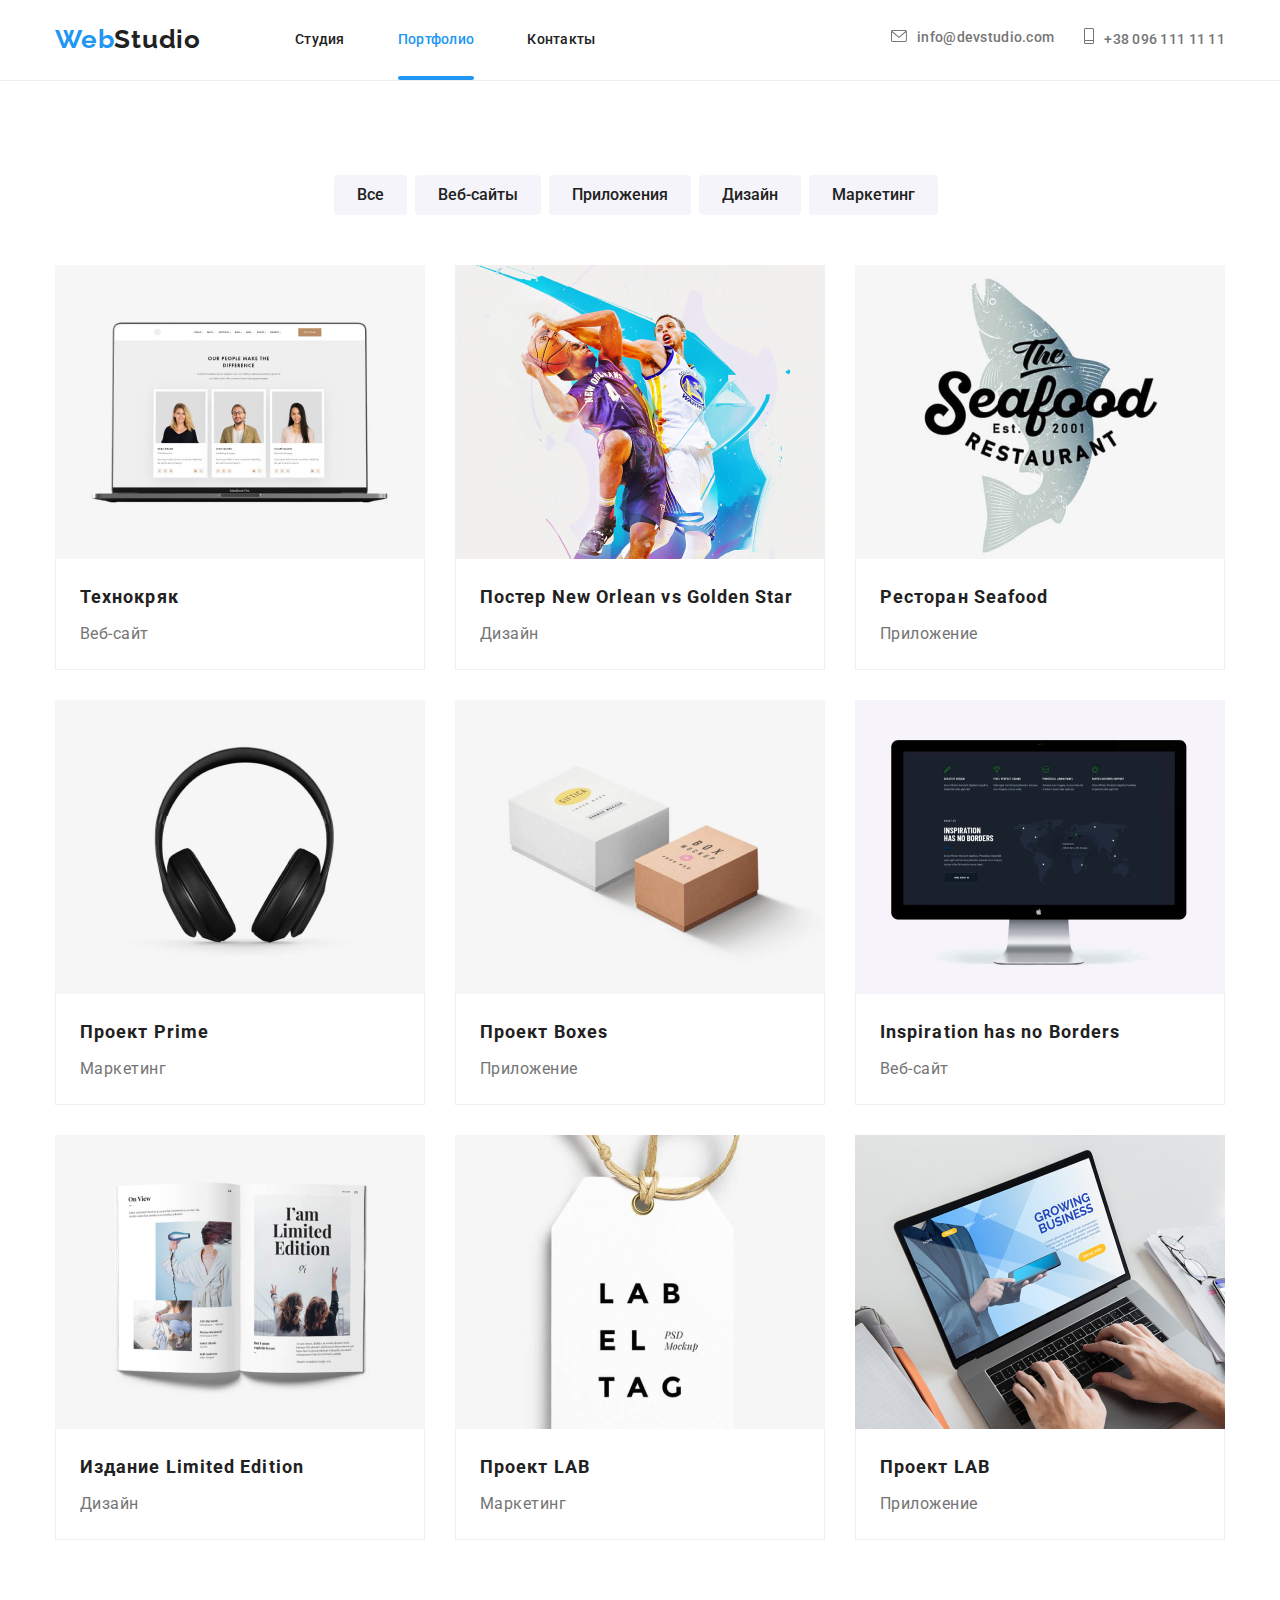
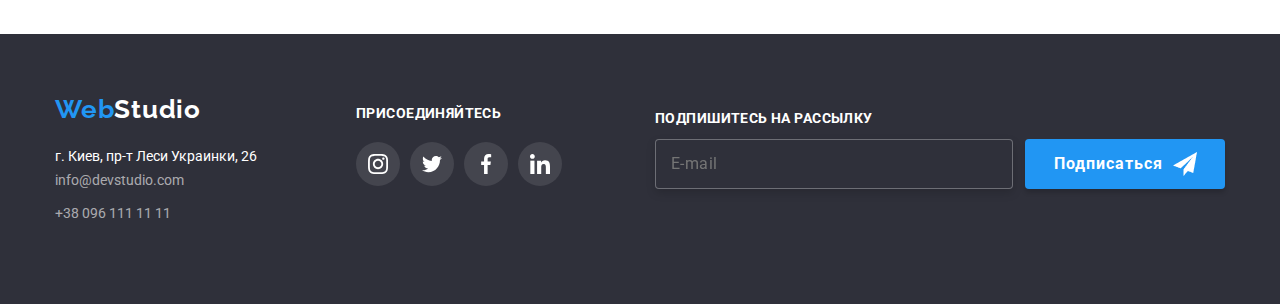
<file: portfolio.html>
<!DOCTYPE html>
<html lang="en">
<head>
    <meta charset="UTF-8">
    <meta name="viewport" content="width=device-width, initial-scale=1.0">
    <title>HW-07</title>
    <link rel="stylesheet" href="https://cdnjs.cloudflare.com/ajax/libs/modern-normalize/1.0.0/modern-normalize.min.css">
     <link href="https://fonts.googleapis.com/css2?family=Raleway:wght@700&family=Roboto:wght@400;500;700;900&display=swap"
            rel="stylesheet">
    <link rel="stylesheet" href="https://cdnjs.cloudflare.com/ajax/libs/animate.css/4.1.1/animate.min.css" />
    <!-- <link rel="stylesheet" href="./css/styles.css">  -->
    <link rel="stylesheet" href="./css/portfolio.min.css">
</head>
<body>
  <!--Шапка второй страницы-->
  <header class="header">
    <div class="container container-main">
        <nav class="main-nav">
            <a class="page-logo link" href="./index.html"><span class="logo-color link">Web</span>Studio</a>
            <!--Навигация на другие страницы-->
            <ul class="site-nav">
                <li class="item"><a class="link menu-link" href="./index.html">Студия</a></li>
                <li class="item"><a class="link menu-link current" href="./portfolio.html">Портфолио</a></li>
                <li class="item"><a class="link menu-link" href="">Контакты</a></li>
            </ul>
        </nav>
    <!--Контакты-->
    <ul class="contact-nav">
        <li class="contact-item">
            <a href="mailto:info@devstudio.com" class="link">
                <svg class="contact-item-svg-envelope" width="16" height="12">
                    <use href="./img/sprite.svg.svg#icon-envelope"></use>
                </svg>info@devstudio.com
            </a>
        </li>
        <li class="contact-item">
            <a href="tel:+380961111111" class="link">
                <svg class="contact-item-svg-Mobile" width="10" height="15">
                    <use href="./img/sprite.svg.svg#icon-Mobile"></use>
                </svg>+38 096 111 11 11
            </a>   
        </li>
    </ul>             
   </div>
</header>
<main>
    <!--Герой Портфолио-->
    <section class="portfolio">
        <div class="container">
        <!--<h1>Портфолио</h1>-->
        <ul class="button-list">
            <li><button type="button" class="button-nav">Все</button></li>
            <li><button type="button" class="button-nav">Веб-сайты</button></li> <!--радио-кнопки-->
            <li><button type="button" class="button-nav">Приложения</button></li>
            <li><button type="button" class="button-nav">Дизайн</button></li>
            <li><button type="button" class="button-nav">Маркетинг</button></li>
        </ul>
        </div>  
        <div class="container" class="carts">
        <ul class="project-list">
            <li class="project-list-item">
                <a href="" class="project-list-item-link link">
                    <div class="project-list-overlay">
                            <img src="./img/img(7).jpg" alt="Экран планшета">
                        <p class="overlay">
                            Технокряк это современная площадка распространения
                            коронавируса. Компании используют эту платформу для
                            цифрового шпионажа и атак на защищённые сервера конкурентов.
                        </p>
                    </div>
                    <div class="border">
                        <h3 class="img-title">Технокряк</h3>
                        <p class="img-text">Веб-сайт</p>
                    </div>
                </a>
            </li>
            <li class="project-list-item">
                    <a href="" class="project-list-item-link link">
                    <div class="project-list-overlay">
                        <img src="./img/img(8).jpg" alt="Два баскетболиста">
                        <p class="overlay">
                            Технокряк это современная площадка распространения
                            коронавируса. Компании используют эту платформу для
                            цифрового шпионажа и атак на защищённые сервера конкурентов.
                        </p>
                    </div>
                    <div class="border">
                        <h3 class="img-title">Постер New Orlean vs Golden Star</h3>
                        <p class="img-text">Дизайн</p>
                    </div>
                </a>
            </li>
            <li class="project-list-item">
                    <a href="" class="project-list-item-link link">
                    <div class="project-list-overlay">
                        <img src="./img/img(9).jpg" alt="Рыба">
                        <p class="overlay">
                            Технокряк это современная площадка распространения
                            коронавируса. Компании используют эту платформу для
                            цифрового шпионажа и атак на защищённые сервера конкурентов.
                        </p>
                    </div>
                    <div class="border">
                        <h3 class="img-title">Ресторан Seafood</h3>
                        <p class="img-text">Приложение</p>
                    </div>
                </a>
            </li>
            <li class="project-list-item">
                    <a href="" class="project-list-item-link link">
                    <div class="project-list-overlay">
                        <img src="./img/img(10).jpg" alt="Наушники">
                        <p class="overlay">
                            Технокряк это современная площадка распространения
                            коронавируса. Компании используют эту платформу для
                            цифрового шпионажа и атак на защищённые сервера конкурентов.
                        </p>
                    </div>
                    <div class="border">
                        <h3 class="img-title">Проект Prime</h3>
                        <p class="img-text">Маркетинг</p>
                    </div>
                </a>
            </li>
            <li class="project-list-item">
                <a href="" class="project-list-item-link link">
                    <div class="project-list-overlay">
                        <img src="./img/img(11).jpg" alt="Две маленькие коробки">
                        <p class="overlay">
                            Технокряк это современная площадка распространения
                            коронавируса. Компании используют эту платформу для
                            цифрового шпионажа и атак на защищённые сервера конкурентов.
                        </p>
                    </div>
                    <div class="border">
                        <h3 class="img-title">Проект Boxes</h3>
                        <p class="img-text">Приложение</p>
                    </div>
                </a>
            </li>
            <li class="project-list-item">
                <a href="" class="project-list-item-link link">
                    <div class="project-list-overlay">
                        <img src="./img/img(12).jpg" alt="Компьютер">
                        <p class="overlay">
                            Технокряк это современная площадка распространения
                            коронавируса. Компании используют эту платформу для
                            цифрового шпионажа и атак на защищённые сервера конкурентов.
                        </p>
                    </div>
                    <div class="border">
                        <h3 class="img-title">Inspiration has no Borders</h3>
                        <p class="img-text">Веб-сайт</p>
                    </div>
                </a>
            </li>
            <li class="project-list-item">
                <a href="" class="project-list-item-link link">
                    <div class="project-list-overlay">
                        <img src="./img/img(13).jpg" alt="Журнал">
                        <p class="overlay">
                            Технокряк это современная площадка распространения
                            коронавируса. Компании используют эту платформу для
                            цифрового шпионажа и атак на защищённые сервера конкурентов.
                        </p>
                    </div>
                    <div class="border">
                        <h3 class="img-title">Издание Limited Edition</h3>
                        <p class="img-text">Дизайн</p>
                    </div>
                </a>
            </li>
            <li class="project-list-item">
                <a href="" class="project-list-item-link link">
                    <div class="project-list-overlay">
                        <img src="./img/img(14).jpg" alt="Этикетка">
                        <p class="overlay">
                            Технокряк это современная площадка распространения
                            коронавируса. Компании используют эту платформу для
                            цифрового шпионажа и атак на защищённые сервера конкурентов.
                        </p>
                    </div>
                    <div class="border">
                        <h3 class="img-title">Проект LAB</h3>
                        <p class="img-text">Маркетинг</p>
                    </div>
                </a>
            </li>
            <li class="project-list-item">
                <a href="" class="project-list-item-link link">
                    <div class="project-list-overlay">
                        <img src="./img/img(15).jpg" alt="Планшет">
                        <p class="overlay">
                            Технокряк это современная площадка распространения
                            коронавируса. Компании используют эту платформу для
                            цифрового шпионажа и атак на защищённые сервера конкурентов.
                        </p>
                    </div>
                    <div class="border">
                        <h3 class="img-title">Проект LAB</h3>
                        <p class="img-text">Приложение</p>
                    </div>
                </a>
            </li>
        </ul>
        </div>
    </section>
</main>
    <!--ФУТЕР-->
    <footer class="footer-title">
    <div class="container footer-box">
       <!--ФУТЕР-ЛОГО--> 
       <div class="footer-left">
        <a class="footer-logo link" href="./index.html"><span class="logo-color link">Web</span>Studio</a>            
        <address class="footer-address">
        <ul>
            <li>
             <a class="footer-address link" href="https://goo.gl/maps/4SZ75eNTT2xGDw7dA">г. Киев, пр-т Леси Украинки, 26</a>
            </li>
            <li><a class="footer-nav link" href="mailto:info@devstudio.com">info@devstudio.com</a></li>
            <li><a class="footer-nav link" href="tel:+380961111111">+38 096 111 11 11</a></li>
        </ul>
        </address>
       </div>

        <div class="footer-center">
            <p class="join">Присоединяйтесь</p>
            <ul class="social-list list">
                <li class="social-list-item">
                    <a href="#" class="social-list-link"> 
                        <svg class="social-list-svg">
                            <use href="./img/sprite.svg.svg#icon-instagram"></use>
                        </svg> 
                    </a> 
                </li>
                <li class="social-list-item">
                    <a href="#" class="social-list-link">
                        <svg class="social-list-svg">
                            <use href="./img/sprite.svg.svg#icon-twitter"></use>
                        </svg>  
                    </a>           
                </li>
                <li class="social-list-item">
                    <a href="#" class="social-list-link">
                        <svg class="social-list-svg">
                            <use href="./img/sprite.svg.svg#icon-facebook"></use>
                        </svg>
                    </a>                  
                </li>
                <li class="social-list-item">
                    <a href="#" class="social-list-link">   
                        <svg class="social-list-svg">
                            <use href="./img/sprite.svg.svg#icon-linkedin"></use>
                        </svg>
                    </a>    
                </li>
            </ul>  
        </div>
        <!--ПОДПИШИТЕCЬ-->
        <div class="footer-mail">
            <form></form>
            <p class="footer-social-title">Подпишитесь на рассылку</p>
            <div class="footer-mail-box">
                <input class="footer-mail-input" type="email" name="mail" id="footer-mail" placeholder="E-mail" />
                <button type="button" class="footer-mail-btn">Подписаться</button>
            </div>
            </form>
        </div>
    <!-- </div> -->
    </div>
    </footer>
    <script src="./js/mobile-menu.js"></script>
</body>
</html>
</file>
<file: css/styles.css>
html {
  box-sizing: border-box;
}

*,
*::before,
*::after {
  box-sizing: inherit;
}

:root {
  --primary-text-color: #757575; /* оcновной главный*/
  --title-text-color: #212121; /*цвет заголовков*/
  --accent-color: #2196f3;
  --primary-bg-color: #ffffff; /*белый */
  --second-bg-color: #f5f4fa; /*вторичный*/
  --third-bg-color: #2f303a; /* background hero fotter title */
}

body {
  font-family: "Roboto", sans-serif;
  font-weight: 400;
  /*font-size: 14px;
    line-height: 1.71;
    letter-spacing: 0.03em;*/
  background-color: var(--primary-bg-color); /*#ffffff;*/
  color: var(--primary-text-color); /*#757575;*/
}
input {
  font-family: inherit;
}

h1,
h2,
h3,
h4,
h5,
h6,
body,
ul,
li,
p {
  padding: 0;
  margin: 0;
  list-style: none;
  border: none;
}

h1 {
  letter-spacing: 0.06em;
}
h2,
h3 {
  letter-spacing: 0.03em;
}
p {
  letter-spacing: 0.03em;
}
.link {
  text-decoration: none;
  padding: 0;
  margin: 0;
}
img {
  display: block;
  max-width: 100%;
  height: auto;
}
.visually-hidden {
  position: absolute !important;
  clip: rect(1px 1px 1px 1px); /* IE6, IE7 */
  clip: rect(1px, 1px, 1px, 1px);
  padding: 0 !important;
  border: 0 !important;
  height: 1px !important;
  width: 1px !important;
  overflow: hidden;
}
.container {
  width: 1200px;
  padding-left: 15px;
  padding-right: 15px;
  margin: 0 auto;
  /* outline: 1px solid red; */
}
/*=============HEADER==============*/
.header {
  border-bottom: 1px solid #ececec;
}
.container-main {
  justify-content: space-between;
  display: flex;
  width: 1200px;
  padding-left: 15px;
  padding-right: 15px;
  margin: 0 auto;
  background-color: var(--primary-bg-color);
  height: 80px;
}

.main-nav {
  display: flex;
  justify-content: space-between;
  align-items: center;
}
.page-logo {
  font-family: Raleway, sans-serif;
  font-style: normal;
  font-weight: 700;
  font-size: 26px;
  line-height: 1.19;
  letter-spacing: 0.03em;
  color: var(--title-text-color);
  text-decoration: none;
  margin-top: 24px;
  margin-bottom: 25px;
}
.logo-color {
  font-family: Raleway, sans-serif;
  font-style: normal;
  font-weight: 700;
  font-size: 26px;
  line-height: 1.19;
  letter-spacing: 0.03em;
  color: var(--accent-color);
}
/* Навигация на другие страницы ========== */
.site-nav .link:hover,
.site-nav .link:focus,
.site-nav .link:active,
.site-nav .link.current {
  color: var(--accent-color);
}
.site-nav .link {
  /*font-family: Roboto;
    font-style: normal;*/
  display: block;
  font-weight: 500;
  font-size: 14px;
  line-height: 1.14;
  letter-spacing: 0.02em;
  color: var(--title-text-color);
  text-decoration: none;
}
.site-nav {
  display: flex;
  margin-left: 93px;
  border: 1px solid transparent;
  transition: background-color 250ms cubic-bezier(0.4, 0, 0.2, 1);
  /* outline: 1px solid transparent;*/
}
.site-nav .item + .item {
  margin-left: 53px;
}
.menu-link {
  position: relative;
}
.menu-link.current::before {
  opacity: 1;
}
.menu-link::before {
  content: "";
  display: inline-block;
  align-items: center;
  position: absolute;
  opacity: 0;
  left: 0px;
  bottom: -32px;
  width: 100%;
  height: 4px;
  background-color: var(--accent-color);
  border-radius: 2px;
}
/*================THE-AND-HEADER=================*/

/*====CONTACT-NAV====КОНТАКТЫ ТЕЛ ИКОНКИ*==========*/
.contact-item-svg-envelope {
  width: 16px;
  height: 12px;
  margin-right: 10px;
  fill: currentColor;
}
.contact-item-svg-Mobile {
  width: 10px;
  height: 16px;
  margin-right: 10px;
  fill: currentColor;
}
.contact-nav .link:hover,
.contact-nav .link:focus,
.contact-nav .link:active {
  color: var(--accent-color); /*#2196F3; */
}

.link:hover,
.link:focus {
  color: var(--accent-color);
}
.contact-nav .link {
  font-family: Roboto;
  font-size: 14px;
  font-weight: 500;
  line-height: 1.14;
  letter-spacing: 0.02em;
  color: var(--primary-text-color); /*#757575;*/
  transition: 250ms cubic-bezier(0.4, 0, 0.2, 1);
}
.contact-nav {
  display: flex;
  margin-left: auto;
  align-self: flex-end;
  cursor: pointer;
  /*list-style: none;*/
}

.contact-nav .contact-item + .contact-item {
  margin-left: 50px;
}
.contact-item {
  align-items: center;
  margin-top: 32px;
  margin-bottom: 32px;
}
.contact-item .link {
  align-items: center;
}
/*============Герой*====================================*/
.container-hero {
  /*box-sizing: border-box;*/
  max-width: 1600px;
  margin-left: auto;
  margin-right: auto;
}
.hero {
  background-repeat: no-repeat;
  background-size: cover;
  padding-top: 200px;
  padding-bottom: 200px;
  background-color: var(--third-bg-color);
  background-image: linear-gradient(
      to right,
      rgba(47, 48, 58, 0.4),
      rgba(47, 48, 58, 0.4)
    ),
    url("../img/img16.jpg");
}

.hero-title {
  font-weight: 900;
  font-size: 44px;
  line-height: 1.36;
  text-align: center;
  text-transform: uppercase;
  color: var(--primary-bg-color);
  letter-spacing: 0.06em;
  margin-bottom: 30px;
}

.hero-button {
  font-family: inherit;
  font-style: normal;
  font-weight: 700;
  font-size: 16px;
  line-height: 1.87;
  display: block; /*кнопка по центру*/
  margin: 0 auto; /*кнопка по центру*/
  text-align: center;
  text-decoration: none;

  border-radius: 4px;
  letter-spacing: 0.06em;

  padding-bottom: 10px;
  padding-top: 10px;
  padding-right: 32px;
  padding-left: 32px;
  color: var(--primary-bg-color);
  background-color: var(--accent-color);
  border: 1px solid transparent;
  box-shadow: 0px 4px 4px rgba(0, 0, 0, 0.15);
  cursor: pointer;
  /* transition: background-color 250ms cubic-bezier(0.4, 0, 0.2, 1); */
}

.hero-button .link:hover,
.hero-button .link:focus,
.hero-button .link:active {
  color: var(--accent-color);
}

/* Наши Особенности текст ========*/
.features {
  padding-top: 94px;
  padding-bottom: 94px;
}

.features-list {
  display: flex;
  justify-content: space-between;
  /* margin: 0 auto; */
  /* list-style: none;*/
}
.features-list-item {
  margin: 0 auto;
}
.feature-item-logo {
  width: 270px;
  height: 120px;
  background-color: var(--second-bg-color); /*#f5f4fa;*/
  border-radius: 4px;
  margin-bottom: 30px;
  display: flex;
  align-items: center;
  justify-content: center;
}
.features-title {
  font-style: normal;
  font-weight: 700;
  font-size: 14px;
  margin-bottom: 10px;
  margin-top: 0px;
  line-height: 1.14;
  text-transform: uppercase;
  color: var(--title-text-color);
}
.features-text {
  /*font-family: Roboto;
    font-style: normal;*/
  /*font-weight: 400;*/
  font-size: 14px;
  width: 270px;
  line-height: 1.71;
  color: var(--primary-text-color); /* #757575;*/
}
/*===FEATURES=====Наши Особенности ИКОНКИ 1стр========*/
.list {
  display: flex;
  list-style: none;
  /*padding: ;*/
}
.list-item {
  width: 350px;
  padding: 10px;
  margin: 10px;
  border-radius: 4px;
  box-shadow: 0px 2px 1px rgba(0, 0, 0, 0.2), 0px 1px 1px rgba(0, 0, 0, 0.14),
    0px 1px 3px rgba(0, 0, 0, 0.12);
}
/* Наши Особенности Картинки-антена и т д ===========*/
.list-item::before {
  display: block; /*сдела по видео-уроку 20.11.*/
  content: "";
  width: 270px;
  height: 120px;
  margin-bottom: 30px;
  background-color: var(--second-bg-color);
  background-repeat: no-repeat;
  background-size: 65px 70px;
  background-position: center;
  /* margin-right: 30px; */
  border-radius: 4px;
}
.list-item-Antena .feature-item-logo::before {
  content: "";
  background-image: url(../img/antenna.svg);
  width: 70px;
  height: 70px;
}
.list-item-Clock .feature-item-logo::before {
  background-image: url(../img/clock.svg);
  content: "";
  width: 70px;
  height: 70px;
}
.list-item-Diagram .feature-item-logo::before {
  background-image: url(../img/diagram.svg);
  content: "";
  width: 70px;
  height: 70px;
}
.list-item-Astronaut .feature-item-logo::before {
  background-image: url(../img/astronaut.svg);
  content: "";
  width: 70px;
  height: 70px;
}
/*.list-item-Astronaut .feature-item-logo:hover::before {
    color: var(--accent-color);
}*/
/* ============================================================ */

/*Примеры работ* ===============================*/
.work {
  padding-bottom: 94px;
}
.work-title {
  font-weight: 700;
  font-size: 36px;
  line-height: 1.16;
  margin-bottom: 50px; /*от Чем мы заним.до img*/
  margin-top: 0px;
  text-align: center;
  color: var(--title-text-color); /*#212121*/
}
.work-flex {
  display: flex;
  justify-content: space-between;
}
.work-flex + .item + .item {
  margin-left: 30px;
}
.work-flex .work-item {
  position: relative;
}
.work-list {
  position: relative;
  left: 0;
  bottom: 0;
  width: 100%;
  display: inline-flex;
  justify-content: center;
  align-items: center;
  position: absolute;
  max-width: 370px;
  min-height: 70px;
  background: rgba(47, 48, 58, 0.8);
  /* padding-top: 27px;
    padding-bottom: 27px;
    padding-left: 82px;
    padding-right: 82px;*/
}
.work-info {
  width: fit-content;
  font-style: 400;
  font-weight: 700;
  font-size: 14px;
  line-height: 1.14px;
  text-align: center;
  letter-spacing: 0.03em;
  text-transform: uppercase;
  color: var(--primary-bg-color);
}
/*========Команда=============*/
.team {
  background: #f5f4fa;
  padding-top: 94px;
  padding-bottom: 94px; /*на секцию задаем*/
}
.team-title {
  color: var(--title-text-color);
  font-weight: 700;
  font-size: 36px;
  /*margin-bottom: 50px;*/
  line-height: 1.16;
  text-align: center;
  padding-bottom: 50px; /*от Наша команда до img*/
}
.team-flex {
  display: flex;
  justify-content: space-between; /*фото в строку*/
  /* padding-left: 15px; /*между фото*/
  /* padding-right: 15px;*/
}
.team-flex-item {
  box-shadow: 0px 1px 3px rgba(0, 0, 0, 0.12), 0px 1px 1px rgba(0, 0, 0, 0.14),
    0px 2px 1px rgba(0, 0, 0, 0.2);
  border-radius: 0px 0px 4px 4px;
  background: #ffffff;
}
.team-text {
  color: var(--title-text-color);
  font-size: 16px;
  line-height: 1.16;
  font-weight: 500;
  text-align: center;
  margin-top: 30px;
  margin-bottom: 10px; /*от имени до проф.*/
}
.team-prof {
  font-size: 16px;
  line-height: 1.16;
  text-align: center;
  color: var(--primary-text-color); /* #757575;*/
  margin-bottom: 16px;
}
/* ИКОНИКИ icons под фото team 1 стр Итнстаграм */
.icons {
  padding-bottom: 16px;
  padding-right: 32px;
  padding-left: 32px;
  padding-bottom: 30px;
}
.icon-list-link:hover .icon-list-svg,
.icon-list-link:focus .icon-list-svg {
  fill: var(--primary-bg-color);
}
.icon-list-link:hover,
.icon-list-link:focus {
  background-color: var(--accent-color);
}
.icon-list-svg {
  width: 20px;
  height: 20px;
  fill: #afb1b8;
}
.icon-list {
  display: flex;
  justify-content: center;
}
.icon-list-link {
  display: flex;
  justify-content: center; /*выравниваем по центру link*/
  align-items: center; /*выравниваем по центру*/
  width: 44px;
  height: 44px;
  border-radius: 50px;
  margin-right: 10px;
  transition: border-color 250ms cubic-bezier(0.4, 0, 0.2, 1); /*плавный переход цвета при ховере*/
}
.icon-list-link:nth-last-child(-n + 4) {
  margin-right: 0;
}
/* ====================================== */

/*Секция о постоянных клиентах*/
.client {
  padding-bottom: 94px;
  padding-top: 94px;
}
.client-title {
  font-weight: 700;
  font-size: 36px;
  line-height: 1.16;
  margin-bottom: 50px; /*от h2 до img*/
  text-align: center;
  color: var(--title-text-color); /*#212121;*/
}
.client-list {
  display: flex;
  justify-content: space-between;
  cursor: pointer;
}
.client-item {
  width: 170px;
  height: 90px;
  /* margin-right: 30px;*/
}
.client-link {
  display: flex;
  justify-content: center;
  align-items: center;
  width: 170px;
  height: 90px;
  border: 1px solid #afb1b8;
  border-radius: 4px;
  fill: #afb1b8;
  transition: border-color 250ms cubic-bezier(0.4, 0, 0.2, 1); /*плавный переход цвета при ховере*/
}
.client-svg {
  transition: fill 250ms cubic-bezier(0.4, 0, 0.2, 1);
}
.client-link:hover,
.client-link:focus {
  fill: var(--accent-color);
}
.client-link:hover {
  border-color: var(--accent-color);
}
/* ================================================= */
/*===========ФУТЕР==========================*/
.footer-title {
  padding-top: 60px;
  padding-bottom: 60px;
  background-color: var(--third-bg-color);
}
.footer-box {
  display: flex;
  align-items: baseline;
}
.footer-left {
  display: flex;
  flex-direction: column;
  width: 231px;
  margin-right: 70px;
}
.footer-center {
  /* display: block;
  justify-content: space-between; */
  /* margin-left: 70px; */
  display: flex;
  flex-direction: column;
  margin-top: 12px;
}
.join {
  font-weight: 700;
  font-style: 400;
  font-size: 14px;
  line-height: 1.14;
  letter-spacing: 0.03em;
  text-transform: uppercase;
  margin-bottom: 20px;
  color: var(--primary-bg-color);
  background: var(--third-bg-color);
  /* margin-top: 72px;*/
}
/*===ИКОНКИ ФУТЕР===*/
.social-list {
  display: flex;
  justify-content: space-between;
}
.social-list-item:not(:last-child) {
  margin-right: 10px;
}

.social-list-link {
  display: flex;
  justify-content: center;
  align-items: center;
  width: 44px;
  height: 44px;
  border-radius: 50px;
  background: rgba(255, 255, 255, 0.1);
  /* margin-bottom: 100px;*/
  transition: fill 250ms cubic-bezier(0.4, 0, 0.2, 1);
}
.social-list-svg {
  width: 20px;
  height: 20px;
  transition: fill 250ms cubic-bezier(0.4, 0, 0.2, 1);
}

.social-list-svg {
  fill: var(--primary-bg-color);
}
.social-list-link:hover,
.social-list-link:focus {
  background-color: var(--accent-color);
}

/*=======ФУТЕР ЛОГО==========*/
.footer-logo {
  display: block;
  font-family: Raleway;
  font-style: normal;
  font-weight: 700;
  font-size: 26px;
  line-height: 1.19;
  color: var(--primary-bg-color);
  text-decoration: none;
  margin-bottom: 20px;
}
.logo-color {
  color: var(--accent-color);
}
.footer-address {
  font-family: Roboto;
  font-style: normal;
  font-weight: 400;
  font-size: 14px;
  line-height: 1.71;
  margin-bottom: 9px;
  color: var(--primary-bg-color);
}
.footer-nav {
  font-family: Roboto;
  font-style: normal;
  font-weight: 400;
  font-size: 14px;
  line-height: 1.71;
  display: block;
  margin-bottom: 9px;
  color: rgba(255, 255, 255, 0.6);
}
/* ПОДПИШИСЬ */
.footer-mail {
  display: flex;
  flex-direction: column;
  margin-left: 93px;
  /* padding-left: 93px; */
  /* padding-top: 12px; */
}
.footer-social-title {
  font-style: 400;
  font-weight: 700;
  font-size: 14px;
  line-height: 1.14px;
  letter-spacing: 0.03em;
  text-transform: uppercase;
  margin-bottom: 20px;
  color: var(--primary-bg-color);
}
.footer-mail-box {
  display: flex;
  justify-content: flex-end;
  /* flex-direction: row; */
}
.footer-mail-input {
  font-family: "Roboto";
  font-style: normal;
  font-weight: normal;
  font-size: 16px;
  line-height: 1.25;
  letter-spacing: 0.03em;
  border: 1px solid rgba(255, 255, 255, 0.3);
  box-sizing: border-box;
  filter: drop-shadow(0px 4px 4px rgba(0, 0, 0, 0.15));
  border-radius: 4px;
  width: 358px;
  /* width: 100%; */
  height: 50px;
  padding: 16px 15px;
  background-color: #2f303a;
  color: rgba(255, 255, 255, 0.6);
}
.footer-mail-btn {
  display: block;
  /* display: inline-flex; */
  /* align-items: center; */
  font-family: "Roboto";
  font-style: 400;
  font-weight: 700;
  font-size: 16px;
  line-height: 1.87;
  letter-spacing: 0.06em;
  width: 200px;
  color: var(--primary-bg-color);
  background: var(--accent-color);
  box-shadow: 0px 4px 4px rgba(0, 0, 0, 0.15);
  border-radius: 4px;
  padding: 10px 62px 10px 29px;
  /* border: 1px solid transparent; */
  border: none;
  background-image: url("../img/send.png");
  background-repeat: no-repeat;
  background-position: center right 28px;
  cursor: pointer;
  margin-left: 12px;
}
/* =================================================== */
/* Портфолио ==============*/
.portfolio {
  padding-top: 94px;
  padding-bottom: 94px;
}
/* .container {
  width: 1200px;
  margin: 0 auto;
  padding-left: 15px;
  padding-right: 15px;
} */
.button-list {
  display: flex;
  justify-content: center;
  margin-bottom: 50px;
}
.button-list .button-nav {
  margin-right: 8px;
}
.button-list .button-nav:not(:last-child) {
  margin-right: 8;
}
.button-nav {
  font-family: inherit;
  font-style: normal;
  font-weight: 500;
  font-size: 16px;
  line-height: 1.62;

  text-align: center;
  align-items: center;
  display: block;
  text-decoration: none;
  margin: 0 auto;

  padding-top: 6px;
  padding-bottom: 6px;
  padding-right: 22px;
  padding-left: 22px;

  cursor: pointer;
  color: var(--title-text-color); /*#212121*/
  background-color: var(--second-bg-color); /*#F5F4FA;*/
  border: 1px solid #f5f4fa;
  border-radius: 4px;
  transition: background-color 250ms cubic-bezier(0.4, 0, 0.2, 1);
}

.button-nav:hover,
.button-nav:focus,
.button-nav:active {
  color: var(--primary-bg-color); /*#ffffff*/
  background-color: var(--accent-color); /*#2196F3;*/
}

.button-nav.current {
  color: var(--accent-color);
}
.button-nav .link {
  color: var(--title-text-color);
}
/* ПОРТФОЛИО КАРТОЧКИ */
.container .carts {
  border: 1px solid #eeeeee;
  /*border-top: none;*/
}

.border {
  border: 1px solid #eeeeee;
  border-top: none;
}
.img-title {
  display: block;
  color: var(--title-text-color);
  font-size: 18px;
  line-height: 2;
  font-weight: 700;
  letter-spacing: 0.06em;
  padding-bottom: 4px;
  padding-right: 24px;
  padding-left: 24px;
  padding-top: 20px;
}
.img-text {
  color: var(--primary-text-color); /* #757575;*/
  font-size: 16px;
  line-height: 1.87;
  font-weight: 400;
  padding-bottom: 20px;
  padding-right: 24px;
  padding-left: 24px;
  letter-spacing: 0.03em;
}
.overlay {
  position: absolute;
  top: 0;
  left: 0;
  width: 100%;
  height: 100%;
  padding: 63px 24px;
  transform: translateY(100%);
  transition: transform 250ms cubic-bezier(0.4, 0, 0.2, 1),
    background-color 250ms cubic-bezier(0.4, 0, 0.2, 1);

  /* opacity: 0; */
  font-family: Roboto; /*текст на карточке*/
  font-style: normal;
  font-weight: 400;
  font-size: 18px;
  line-height: 1.55;
  letter-spacing: 0.03em;

  background-color: rgba(33, 150, 243, 0.9);
  color: var(--primary-bg-color);
}
.project-list-overlay {
  position: relative;
  overflow: hidden;
  /* cursor: default; /*убирает курсор*/
}
.project-list {
  display: flex;
  flex-wrap: wrap;
}
.project-list-item > .overlay:hover,
.project-list-item > .overlay:focus {
  /* opacity: 1; */
  background-color: rgba(33, 150, 243, 0.9);
}
.project-list-item-link:hover .overlay {
  /* opacity: 1; */
  transform: translateY(0);
}
.project-list-item:hover,
.project-list-item:focus {
  box-shadow: 0px 1px 1px rgba(0, 0, 0, 0.12), 0px 4px 4px rgba(0, 0, 0, 0.06),
    1px 4px 6px rgba(0, 0, 0, 0.16);
}
.project-list-item {
  width: 370px;
  box-sizing: border-box;
  padding-bottom: 0px;
  padding-top: 0px;
  margin-right: 30px;
  margin-bottom: 30px;
}
.project-list-item:nth-child(3n) {
  margin-right: 0;
}
.project-list-item:nth-last-child(-n + 3) {
  margin-bottom: 0;
}
.project-list-item::before {
  font-weight: 400px;
  /*font-style: 400;*/
  font-size: 18px;
  line-height: 1.55;
  letter-spacing: 0.03em;
  color: var(--primary-bg-color);
  background-color: rgba(33, 150, 243, 0.9);
  width: 370px;
  height: 294px;
  margin: 0 auto;
  top: 0;
  left: 0;
  opacity: 0;
}
/* .project-list-item > .overlay:hover,
.project-list-item > .overlay:focus {
  /* opacity: 1; */
/* background-color: rgba(33, 150, 243, 0.9);
}  */
/*.project-list-item::before {
    display: inline-block;
    counter-reset: "";
    position: absolute;
    top: 0px;
    left: 0px;
    width: 100%;
    height: 100%; 
    transform: translateX(-100%);
}
.project-list .project-list-item:hover {
    transform: translateX(0);
}
/*.img { 
    height: 294px; 
    width: 370px;
    border-radius: 0px;  
    background: url(portfolio-1.jpg);
    
}*/

/*========================backdrop-modal ================================*/
.backdrop {
  position: fixed;
  left: 0;
  top: 0;
  z-index: 100;
  width: 100%;
  height: 100%;
  background-color: rgba(0, 0, 0, 0.2);
  transition: transform 250ms cubic-bezier(0.4, 0, 0.2, 1);
  /* transition: all 250ms linear; */
  /* transition: all 500ms linear; */

  /*opacity: 0; /**/
  /*visibility: hidden;
  pointer-events: none;*/
}

.backdrop.is-hidden {
  transition: all 250ms cubic-bezier(0.4, 0, 0.2, 1) 250ms;
}

.backdrop.is-hidden .modal {
  transform: translate(-50%, -50%) scale(0);
  transition: transform 250ms cubic-bezier(0.4, 0, 0.2, 1) 0ms;
  /* transition: transform 500ms linear 0ms; */
}

.modal {
  position: absolute;
  top: 50%;
  left: 50%;
  box-sizing: border-box;

  transform: translate(-50%, -50%) scale(1);
  transition: transform 250ms cubic-bezier(0.4, 0, 0.2, 1) 250ms;

  /* transition: transform 500ms linear 500ms; */
  width: 528px;
  min-height: 581px;
  background-color: var(--primary-bg-color);
  box-shadow: 0px 1px 3px rgba(0, 0, 0, 0.12), 0px 1px 1px rgba(0, 0, 0, 0.14),
    0px 2px 1px rgba(0, 0, 0, 0.2);
  border-radius: 4px;
  padding: 40px;
}
.close-btn {
  position: absolute;
  top: 8px;
  right: 8px;
  width: 30px;
  height: 30px;
  border-radius: 50%;
  background-color: var(--primary-bg-color);
  border: 1px solid rgba(0, 0, 0, 0.1);
  cursor: pointer;
  transition: fill 250ms cubic-bezier(0.4, 0, 0.2, 1);
}
.modal-close-btn:hover {
  fill: var(--accent-color);
}
.is-hidden {
  opacity: 0;
  visibility: hidden;
  pointer-events: none;
}
/*========backdrop-modal-form ============*/
.modal-form {
  display: flex;
  flex-direction: column;
  /* width: 100%; */
}

.modal-form-input-wrapper {
  position: relative;
  display: block;
  margin-top: 4px;
  transition: border-color 250ms cubic-bezier(0.4, 0, 0.2, 1);
}
.modal-form-field {
  font-family: Roboto;
  font-style: 400;
  /* font-weight: normal; */
  font-size: 12px;
  line-height: 1.16;
  position: relative;
  letter-spacing: 0.01em;
  color: var(--primary-text-color); /* #757575;*/
  margin-bottom: 10px; /* ОТ ПОЛЯ */
}
.user-data {
  font-family: Roboto;
  font-style: 400;
  font-weight: 700;
  font-size: 20px;
  line-height: 1.15;
  text-align: center;
  letter-spacing: 0.03em;
  color: #212121;
  margin-bottom: 12px;
}
.modal-form-icon {
  position: absolute;
  left: 12px;
  top: 50%;
  transform: translateY(-50%);
  display: block;
  fill: #212121;
  background-repeat: no-repeat;
  background-position: center;
  margin: 0;
  /* cursor: pointer; */
  transition: fill 250ms cubic-bezier(0.4, 0, 0.2, 1);
}

.modal-form-input {
  /*border*/
  width: 100%;
  height: 40px;
  border-radius: 4px;
  border: 1px solid rgba(33, 33, 33, 0.2);
  padding-left: 42px;
  cursor: pointer;
  box-sizing: border-box;
  margin-top: 4px;
  /* margin-bottom: 10px; */
  transition: border-color 250ms cubic-bezier(0.4, 0, 0.2, 1);
}
.modal-form-icon:hover {
  fill: var(--accent-color);
}
.modal-form-input:focus {
  outline: none;
  border: 1px solid var(--accent-color);
}
.modal-form-input:focus + .modal-form-icon {
  fill: var(--accent-color);
}
.modal-form-message {
  width: 100%;
  height: 120px;
  border: 1px solid rgba(33, 33, 33, 0.2);
  border-radius: 4px;
  resize: none;
  padding: 12px 16px;
  box-sizing: border-box;
  margin-top: 4px;
  margin-bottom: 20px;
  transition: border-color 250ms cubic-bezier(0.4, 0, 0.2, 1);
}
.modal-form-message::placeholder {
  color: rgba(117, 117, 117, 0.5);
}
.modal-form-message:focus {
  outline: none;
  border: 1px solid var(--accent-color);
}

.modal-form-btn {
  font-family: inherit;
  font-style: 400;
  font-weight: 700;
  font-size: 16px;
  line-height: 1.87;

  display: block;
  justify-content: space-between;
  margin: 0 auto;
  align-items: center;
  text-align: center;
  text-decoration: none;
  letter-spacing: 0.06em;

  width: 200px;
  height: 50px;
  left: 700px;
  top: 712px;

  box-shadow: 0px 4px 4px rgba(0, 0, 0, 0.15);
  border-radius: 4px;

  padding-bottom: 10px;
  padding-top: 10px;
  padding-right: 55px;
  padding-left: 55px;

  color: var(--primary-bg-color);
  background-color: var(--accent-color);
  border: 1px solid transparent;
  /* border: 1px solid var(--accent-color); */
  cursor: pointer;
  margin-top: 30px;
  transition: background-color 250ms cubic-bezier(0.4, 0, 0.2, 1);
}
.modal-form-btn:hover,
.modal-form-btn:focus {
  background-color: var(--accent-color);
  color: var(--primary-bg-color);
}
.contact-form {
  /* font-family: Roboto;
  font-style: normal;
  font-weight: normal;
  font-size: 14px;
  line-height: 1.71;
  letter-spacing: 0.03em;*/
  /* text-decoration: underline; */
  text-decoration-skip-ink: none;
  display: inline-block;
  color: var(--accent-color);
}

.contact-form-policy-label {
  font-family: Roboto;
  font-style: normal;
  font-weight: 400;
  display: flex;
  align-items: center;
  font-size: 14px;
  line-height: 1.71;
  letter-spacing: 0.03em;
  color: var(--primary-text-color); /* #757575;*/
  transition: border-color 250ms cubic-bezier(0.4, 0, 0.2, 1),
    background-color 250ms cubic-bezier(0.4, 0, 0.2, 1);
}
.contact-form-policy-label::before {
  /*квадратик для галочки*/
  content: "";
  display: block;
  width: 16px;
  height: 15px;
  border: 2px solid #212121;
  margin-right: 10px;

  /* background-image: linear-gradient(0.4, 0, 0.2, 1); */
  /* transition: all 250ms cubic-bezier(0.4, 0, 0.2, 1); */
}

.modal-form-policy:checked + .contact-form-policy-label::before {
  background-color: var(--accent-color);
  /*background-size: contain;
  background-origin: border-box;*/
  border: var(--accent-color);
  background-image: url(../img/check.svg);
  /* transition: all 250ms cubic-bezier(0.4, 0, 0.2, 1); */
}
/*.modal-form-policy:checked {
  transition: border-color 3000ms cubic-bezier(0.4, 0, 0.2, 1) 250ms,
    background-color 3000ms cubic-bezier(0.4, 0, 0.2, 1) 250ms;
}*/
/*====================================================================*/

/*===============================================*/
/*.modal__form-input-wrapper { 
  position: relative;
  display: block;
  margin-top: 4px;
}*/

/*.modal__form-field {
  margin-bottom: 10px;
}

.modal__form-input {
  width: 100%;
  height: 40px;
  border: 1px solid rgba(33, 33, 33, 0.2);
  border-radius: 4px;
  padding-left: 42px;
  transition: border-color 250ms linear;
}
.modal__form-input:focus {
  outline: none;
  border-color: var(--accent-color);
}

.modal__form-input:focus + .modal__form-icon {
  background-color: var(--accent-color);
}
.modal__form-icon {
  position: absolute;
  top: 50%;
  left: 12px;
  transform: translateY(-50%);
  display: block;
  width: 18px;
  height: 18px;
  background-color: ;
  transition: background-color 250ms linear;
}

.modal__form-message {
  width: 100%;
  height: 120px;
  border: 1px solid rgba(33, 33, 33, 0.2);
  border-radius: 4px;
  padding: 12px 16px;
  margin-top: 4px;
  resize: none;
  transition: border-color 250ms linear;
}
.modal__form-message:focus {
  outline: none;
  border-color: var(--accent-color);
}

.modal__form-policy:checked + .modal__form-policy-text::before {
  background-color: var(--accent-color);
  border: 4px solid #fff;
}

.modal__form-policy-text {
  margin-bottom: 20px;
}

.modal__form-policy-text::before {
  display: inline-block;
  width: 16px;
  height: 16px;
  outline: 1px solid #000;
  content: "";
  margin-right: 10px;
}

.modal__form-btn {
  display: block;
  width: 200px;
  border: 1px solid var(--accent-color);
  border-radius: 25px;
  font-weight: 600;
  font-size: 12px;
  line-height: 1.333;
  letter-spacing: 0.09em;
  text-transform: uppercase;
  background-color: transparent;
  cursor: pointer;
  padding: 12px 20px;
  color: #303030;
  margin: 0 auto;

  transition: all 250ms linear;
}

.modal__form-btn:hover,
.modal__form-btn:focus {
  background-color: var(--accent-color);
  color: #fff;
}*/
</file>
<file: css/portfolio.min.css>
.visually-hidden{position:absolute !important;clip:rect(1px 1px 1px 1px);clip:rect(1px, 1px, 1px, 1px);padding:0 !important;border:0 !important;height:1px !important;width:1px !important;overflow:hidden}:root{--primary-text-color: #757575;--title-text-color: #212121;--accent-color: #2196f3;--primary-bg-color: #ffffff;--second-bg-color: #f5f4fa;--third-bg-color: #2f303a}html{box-sizing:border-box}*,*::before,*::after{box-sizing:inherit}body{font-family:"Roboto", sans-serif;font-weight:400;background-color:var(--primary-bg-color);color:var(--primary-text-color)}input{font-family:inherit}h1,h2,h3,h4,h5,h6,body,ul,li,p{padding:0;margin:0;list-style:none;border:none}h1{letter-spacing:0.06em}h2,h3{letter-spacing:0.03em}p{letter-spacing:0.03em}.link{text-decoration:none;padding:0;margin:0}img{display:block;max-width:100%;height:auto}.container{padding-left:15px;padding-right:15px;margin:0 auto}@media screen and (min-width: 320px) and (max-width: 767px){.container{width:100%;max-width:480px}}@media screen and (min-width: 768px) and (max-width: 1199px){.container{width:100%;max-width:768px}}@media screen and (min-width: 1200px){.container{width:100%;max-width:1200px}}@media screen and (min-width: 320px) and (max-width: 767px){.container-main{background-color:var(--primary-bg-color);height:60px}.header{position:relative}.site-nav{display:none}}@media screen and (min-width: 320px) and (max-width: 767px){.contact-item{display:none}}@media screen and (min-width: 320px) and (max-width: 767px){.page-logo{display:block;font-family:Raleway;font-style:normal;font-weight:700;font-size:24px;line-height:1.16;letter-spacing:0.03em;color:var(--title-text-color);text-decoration:none;margin-top:16px;margin-bottom:16px}.logo-color{font-family:Raleway;font-style:normal;font-weight:700;font-size:24px;line-height:1.16;letter-spacing:0.03em;color:var(--accent-color);text-align:center}}.header{border-bottom:1px solid #ececec}.container-main{justify-content:space-between;display:flex;width:1200px;padding-left:15px;padding-right:15px;margin:0 auto;background-color:var(--primary-bg-color);height:80px}.main-nav{display:flex;justify-content:space-between;align-items:center}.page-logo{font-family:Raleway, sans-serif;font-style:normal;font-weight:700;font-size:26px;line-height:1.19;letter-spacing:0.03em;color:var(--title-text-color);text-decoration:none;margin-top:24px;margin-bottom:25px}.logo-color{font-family:Raleway, sans-serif;font-style:normal;font-weight:700;font-size:26px;line-height:1.19;letter-spacing:0.03em;color:var(--accent-color)}.site-nav{display:flex;margin-left:93px;border:1px solid transparent;transition:background-color 250ms cubic-bezier(0.4, 0, 0.2, 1)}.site-nav .item+.item{margin-left:53px}.menu-link{position:relative}.menu-link.current::before{opacity:1}.menu-link::before{content:"";display:inline-block;align-items:center;position:absolute;opacity:0;left:0px;bottom:-32px;width:100%;height:4px;background-color:var(--accent-color);border-radius:2px}.site-nav .link{display:block;font-weight:500;font-size:14px;line-height:1.14;letter-spacing:0.02em;color:var(--title-text-color);text-decoration:none}.site-nav .link:hover,.site-nav .link:focus,.site-nav .link:active,.site-nav .link.current{color:var(--accent-color)}.contact-nav{display:flex;margin-left:auto;align-self:flex-end;cursor:pointer}.contact-nav .contact-item+.contact-item{margin-left:30px}.contact-item{align-items:center;margin-top:32px;margin-bottom:32px}.contact-item.link{align-items:center}.contact-item-svg-envelope{width:16px;height:12px;margin-right:10px;fill:currentColor}.contact-item-svg-Mobile{width:10px;height:16px;margin-right:10px;fill:currentColor}.contact-nav .link{font-family:Roboto;font-style:normal;font-weight:500;font-size:14px;line-height:1.14;letter-spacing:0.02em;color:var(--primary-text-color);transition:250ms cubic-bezier(0.4, 0, 0.2, 1)}.contact-nav .link :hover,.contact-nav .link :focus,.contact-nav .link :active{color:var(--accent-color)}.link:hover,.link:focus{color:var(--accent-color)}@media screen and (min-width: 320px) and (max-width: 767px){.portfolio{padding-top:60px;padding-bottom:60px}.button-list{display:flex;flex-wrap:wrap;margin-bottom:40px}.button-list .button-nav{margin-right:8px}.button-list .button-nav:not(:nth-last-child(n+2)){margin-bottom:15px}.button-nav{font-family:inherit;font-style:normal;font-weight:500;font-size:16px;line-height:1.62;letter-spacing:0.03em;text-align:center;align-items:center;display:block;text-decoration:none;margin:0 auto;padding-top:6px;padding-bottom:6px;padding-right:22px;padding-left:22px;cursor:pointer;color:var(--title-text-color);background-color:var(--second-bg-color);border:1px solid #f5f4fa;border-radius:4px;transition:250ms cubic-bezier(0.4, 0, 0.2, 1);transition:250ms cubic-bezier(0.4, 0, 0.2, 1)}.button-nav:hover,.button-nav:focus,.button-nav:active{color:var(--primary-bg-color);background-color:var(--accent-color);box-shadow:0px 3px 1px rgba(0,0,0,0.1),0px 1px 2px rgba(0,0,0,0.08),0px 2px 2px rgba(0,0,0,0.12);border-radius:4px}.button-nav.current{color:var(--accent-color)}.button-nav .link{color:var(--title-text-color)}.container .carts{border:1px solid #eeeeee}.border{border:1px solid #eeeeee;border-top:none}.img-title{display:block;font-weight:700;font-style:normal;size:18px;line-height:2;letter-spacing:0.06em;padding-bottom:4px;padding-right:24px;padding-left:24px;padding-top:20px;color:var(--title-text-color);outline:1px solid red}.img-text{color:var(--primary-text-color);font-size:16px;line-height:1.87;font-weight:400;padding-bottom:20px;padding-right:24px;padding-left:24px;letter-spacing:0.03em;outline:1px solid red}}@media screen and (min-width: 1200px){.portfolio{padding-top:94px;padding-bottom:94px}.button-list{display:flex;justify-content:center;margin-bottom:50px}.button-list .button-nav{margin-right:8px}.button-list .button-nav:not(:last-child){margin-right:8}.button-nav{font-family:inherit;font-style:normal;font-size:16px;font-weight:500;line-height:1.625;text-align:center;align-items:center;display:block;text-decoration:none;margin:0 auto;padding-top:6px;padding-bottom:6px;padding-right:22px;padding-left:22px;cursor:pointer;color:var(--title-text-color);background-color:var(--second-bg-color);border:1px solid #f5f4fa;border-radius:4px;transition:background-color 250ms cubic-bezier(0.4, 0, 0.2, 1)}.button-nav:hover,.button-nav:focus,.button-nav:active{color:var(--primary-bg-color);background-color:var(--accent-color)}.button-nav.current{color:var(--accent-color)}.button-nav .link{color:var(--title-text-color)}.container .carts{border:1px solid #eeeeee}.img-title{display:block;color:var(--title-text-color);font-size:18px;line-height:2;font-weight:700;letter-spacing:0.06em;padding-bottom:4px;padding-right:24px;padding-left:24px;padding-top:20px}.img-text{color:var(--primary-text-color);font-size:16px;line-height:1.87;font-weight:400;padding-bottom:20px;padding-right:24px;padding-left:24px;letter-spacing:0.03em}.overlay{position:absolute;top:0;left:0;width:100%;height:100%;font-family:Roboto;font-style:normal;font-weight:400;font-size:18px;line-height:1.55;letter-spacing:0.03em;padding:63px 24px;transform:translateY(100%);transition:transform 250ms cubic-bezier(0.4, 0, 0.2, 1),background-color 250ms cubic-bezier(0.4, 0, 0.2, 1);background-color:rgba(33,150,243,0.9);color:var(--primary-bg-color)}.project-list-overlay{position:relative;overflow:hidden}.project-list{display:flex;flex-wrap:wrap}.project-list-item{width:370px;box-sizing:border-box;padding-bottom:0px;padding-top:0px;margin-right:30px;margin-bottom:30px}.project-list-item:nth-child(3n){margin-right:0}.project-list-item:nth-last-child(-n+3){margin-bottom:0}.project-list-item-link{display:block;transition:box-shadow 250ms cubic-bezier(0.4, 0, 0.2, 1);outline:none}.project-list-item-link:hover .overlay,.project-list-item-link:focus .overlay{transform:translateY(0)}.project-list-item-link:hover,.project-list-item-link:focus{box-shadow:0px 1px 1px rgba(0,0,0,0.12),0px 4px 4px rgba(0,0,0,0.06),1px 4px 6px rgba(0,0,0,0.16)}.border{border:1px solid #eeeeee;border-top:none}}@media screen and (min-width: 320px) and (max-width: 767px){.footer-title{padding-top:60px;padding-bottom:60px;background-color:var(--third-bg-color)}.footer-box{display:block;flex-direction:column;align-items:center}.footer-logo{display:block;font-family:Raleway;font-style:normal;font-weight:700;text-align:center;letter-spacing:0.03em;font-size:24px;line-height:1.16;color:var(--primary-bg-color);text-decoration:none;margin-bottom:20px}.logo-color{color:var(--accent-color)}.footer-address{font-family:Roboto;font-style:normal;font-weight:400;font-size:14px;line-height:1.71;letter-spacing:0.03em;text-align:center;color:var(--primary-bg-color)}.footer-address link{margin-bottom:8px}.footer-nav:not(:last-child){margin-bottom:8px}.footer-nav{display:block;font-family:Roboto;font-style:normal;font-weight:400;font-size:14px;line-height:1.71;letter-spacing:0.03em;text-align:center;color:rgba(255,255,255,0.6)}.footer-center{margin-top:60px}.join{font-weight:700;font-style:400;font-size:14px;line-height:1.14;letter-spacing:0.03em;text-align:center;letter-spacing:0.03em;text-transform:uppercase;color:var(--primary-bg-color);margin-bottom:20px}.social-list{display:flex;justify-content:center;margin-bottom:60px}.social-list-item:not(:last-child){margin-right:10px}.social-list-link{display:flex;justify-content:center;align-items:center;width:44px;height:44px;border-radius:50px;background:rgba(255,255,255,0.1);transition:fill 250ms cubic-bezier(0.4, 0, 0.2, 1)}.social-list-svg{width:20px;height:20px;transition:fill 250ms cubic-bezier(0.4, 0, 0.2, 1)}.social-list-svg{fill:var(--primary-bg-color)}.social-list-link:hover{background-color:var(--accent-color)}.footer-mail{width:100%}.footer-mail-box{display:flex;flex-wrap:wrap}.footer-social-title{display:flex;flex-direction:row;align-items:center;flex-direction:column;font-style:400;font-weight:700;font-size:14px;line-height:1.14px;letter-spacing:0.03em;text-transform:uppercase;margin-bottom:20px;color:var(--primary-bg-color)}.footer-mail-input{display:flex;align-items:center;justify-content:center;font-family:"Roboto";font-style:normal;font-weight:normal;font-size:16px;line-height:1.25;letter-spacing:0.03em;border:1px solid rgba(255,255,255,0.3);box-sizing:border-box;filter:drop-shadow(0px 4px 4px rgba(0,0,0,0.15));border-radius:4px;width:450px;height:50px;padding:16px 15px;margin-bottom:20px;background-color:#2f303a;color:rgba(255,255,255,0.6)}.footer-mail-btn{display:block;font-family:"Roboto";font-style:400;font-weight:700;font-size:16px;line-height:1.87;letter-spacing:0.06em;width:200px;color:var(--primary-bg-color);background:var(--accent-color);box-shadow:0px 4px 4px rgba(0,0,0,0.15);border-radius:4px;padding:10px 62px 10px 29px;align-items:center;text-align:center;margin:auto;border:none;background-image:url("../img/send.png");background-repeat:no-repeat;background-position:center right 28px;cursor:pointer}}@media screen and (min-width: 1200px){.footer-title{padding-top:60px;padding-bottom:60px;background-color:var(--third-bg-color)}.footer-box{display:flex;align-items:baseline}.footer-left{display:flex;flex-direction:column;width:231px;margin-right:70px}.footer-center{display:flex;flex-direction:column;margin-top:12px}.join{font-weight:700;font-style:400;font-size:14px;line-height:1.14;letter-spacing:0.03em;text-transform:uppercase;margin-bottom:20px;color:var(--primary-bg-color);background:var(--third-bg-color)}.social-list{display:flex;justify-content:space-between}.social-list-item:not(:last-child){margin-right:10px}.social-list-link{display:flex;justify-content:center;align-items:center;width:44px;height:44px;border-radius:50px;background:rgba(255,255,255,0.1);transition:fill 250ms cubic-bezier(0.4, 0, 0.2, 1)}.social-list-link:hover{background-color:var(--accent-color)}.social-list-svg{width:20px;height:20px;transition:fill 250ms cubic-bezier(0.4, 0, 0.2, 1)}.social-list-svg{fill:var(--primary-bg-color)}.social-list-link:hover,.social-list-link:focus{background-color:var(--accent-color)}.footer-logo{display:block;font-family:Raleway;font-style:normal;font-weight:700;letter-spacing:0.03em;font-size:26px;line-height:1.19;color:var(--primary-bg-color);text-decoration:none;margin-bottom:20px}}@media screen and (min-width: 1200px) and (min-width: 1200px){.footer-logo{font-size:26px;line-height:1.192}}@media screen and (min-width: 1200px){.logo-color{color:var(--accent-color)}.footer-address{font-family:Roboto;font-style:normal;font-weight:400;font-size:14px;line-height:1.71;margin-bottom:9px;color:var(--primary-bg-color)}.footer-nav{font-family:Roboto;font-style:normal;font-weight:400;font-size:14px;line-height:1.71;display:block;margin-bottom:9px;color:rgba(255,255,255,0.6)}.footer-mail{display:flex;flex-direction:column;margin-left:93px}.footer-social-title{font-style:400;font-weight:700;font-size:14px;line-height:1.14px;letter-spacing:0.03em;text-transform:uppercase;margin-bottom:20px;color:var(--primary-bg-color)}.footer-mail-box{display:flex;justify-content:flex-end}.footer-mail-input{font-family:"Roboto";font-style:normal;font-weight:normal;font-size:16px;line-height:1.25;letter-spacing:0.03em;border:1px solid rgba(255,255,255,0.3);box-sizing:border-box;filter:drop-shadow(0px 4px 4px rgba(0,0,0,0.15));border-radius:4px;width:358px;height:50px;padding:16px 15px;background-color:#2f303a;color:rgba(255,255,255,0.6)}.footer-mail-btn{display:block;font-family:"Roboto";font-style:400;font-weight:700;font-size:16px;line-height:1.87;letter-spacing:0.06em;width:200px;color:var(--primary-bg-color);background:var(--accent-color);box-shadow:0px 4px 4px rgba(0,0,0,0.15);border-radius:4px;padding:10px 62px 10px 29px;border:none;background-image:url("../img/send.png");background-repeat:no-repeat;background-position:center right 28px;cursor:pointer;margin-left:12px}}
/*# sourceMappingURL=portfolio.min.css.map */
</file>
